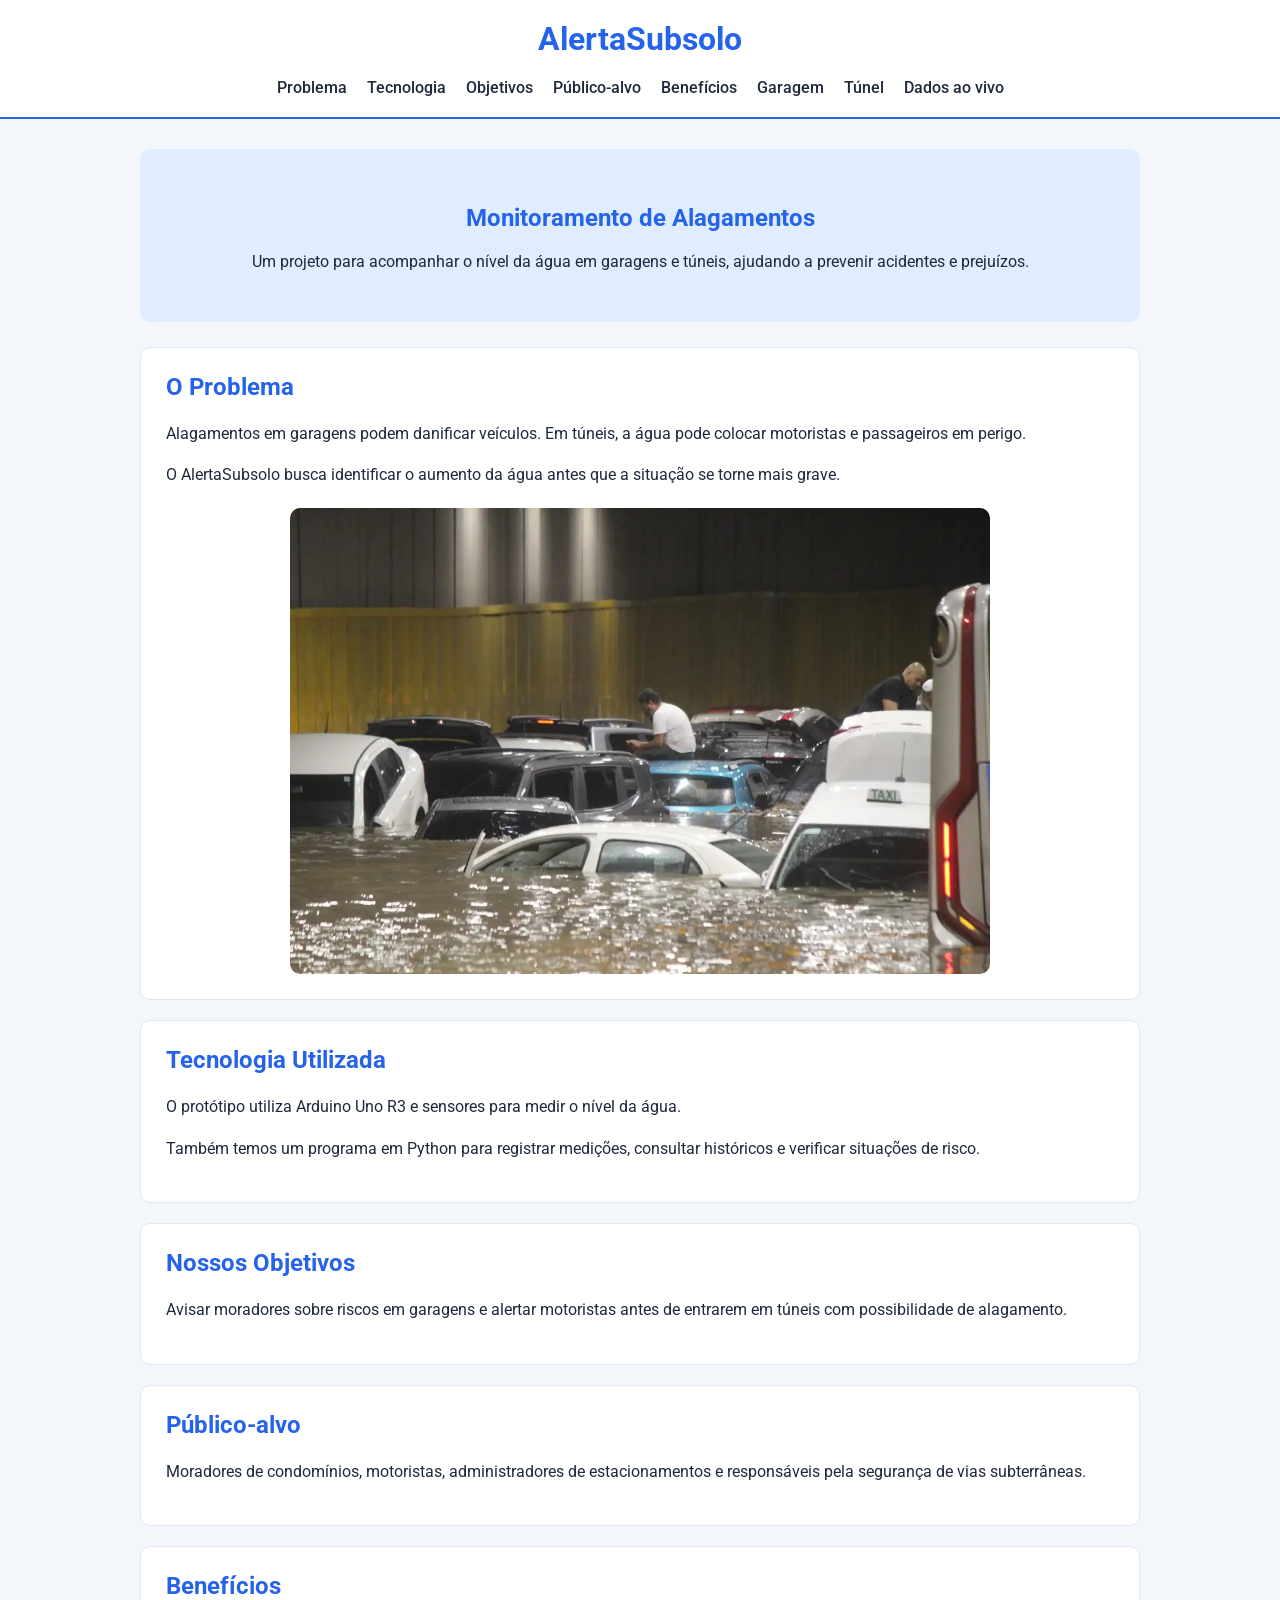
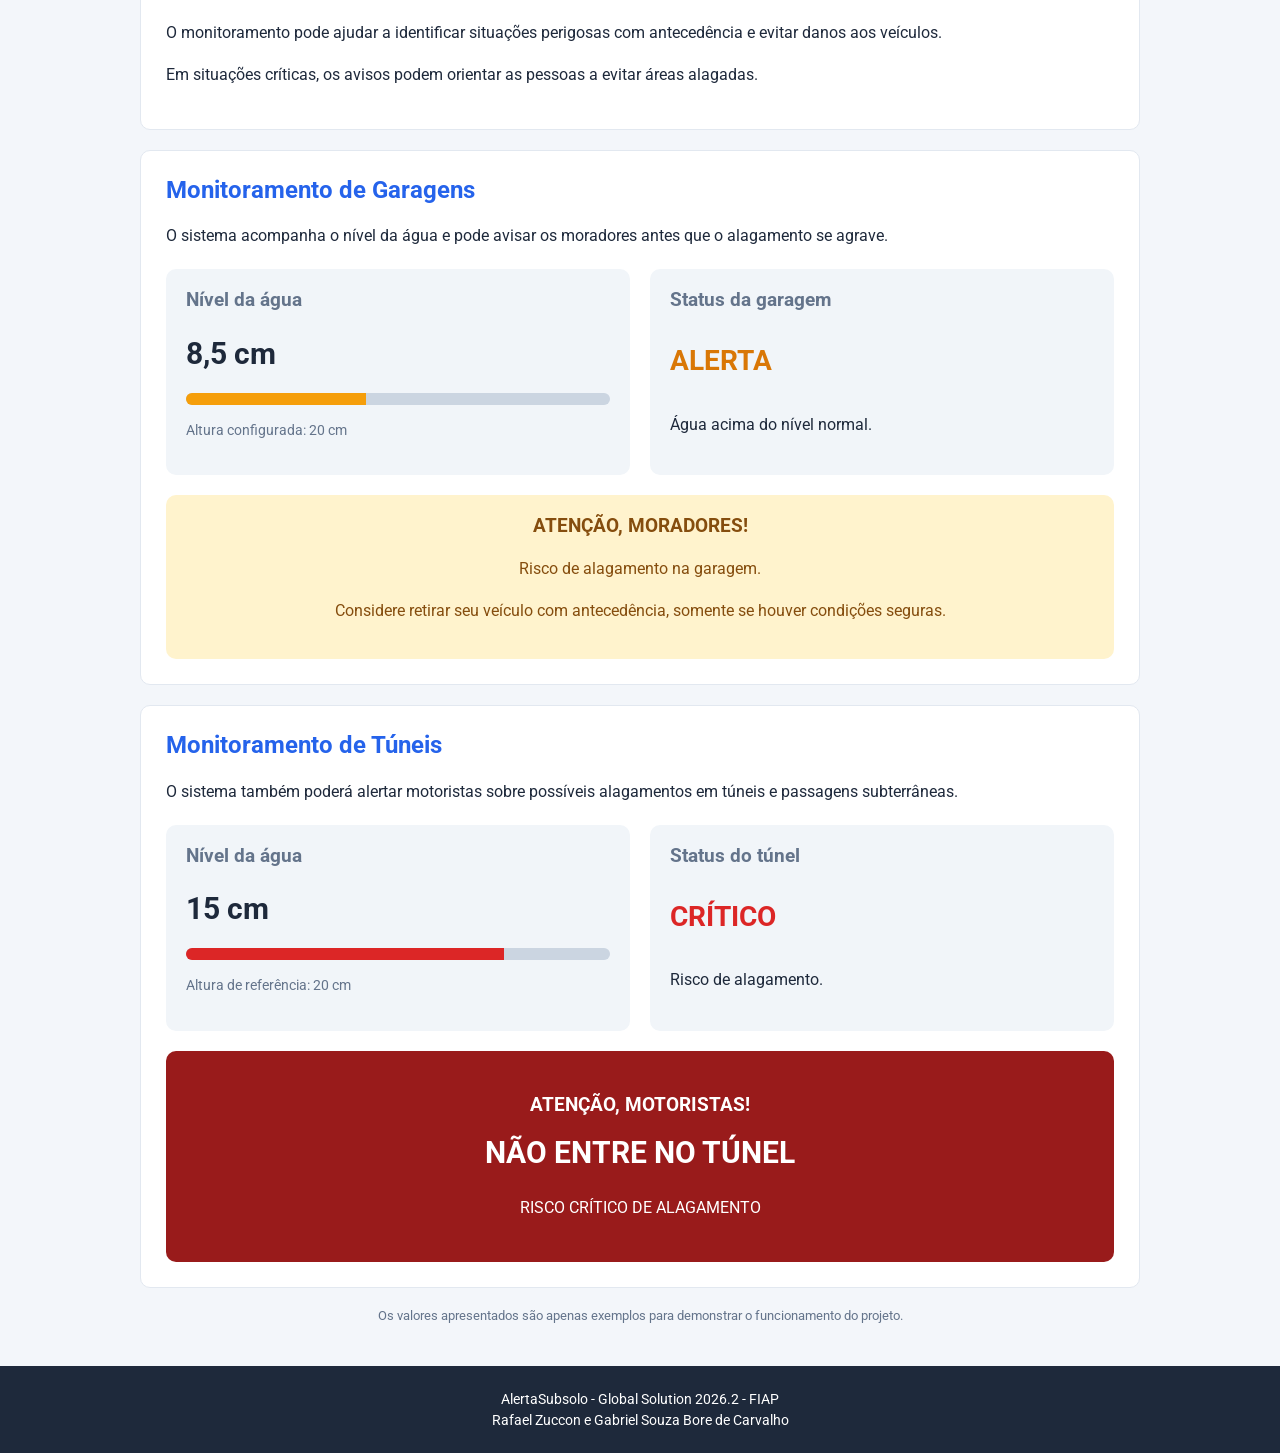
<file: frontend/AlertaSubsolo_site/index.html>
<!DOCTYPE html>
<html lang="pt-br">
<head>
    <meta charset="UTF-8">
    <meta name="viewport" content="width=device-width, initial-scale=1.0">
    <title>AlertaSubsolo</title>

    <link href="https://fonts.googleapis.com/css2?family=Roboto:wght@400;500;700&display=swap" rel="stylesheet">
    <link rel="stylesheet" href="style.css">
</head>

<body>
    <header>
        <h1>AlertaSubsolo</h1>

        <nav>
            <a href="#problema">Problema</a>
            <a href="#tecnologia">Tecnologia</a>
            <a href="#objetivos">Objetivos</a>
            <a href="#publico">Público-alvo</a>
            <a href="#beneficios">Benefícios</a>
            <a href="#garagem">Garagem</a>
            <a href="#tunel">Túnel</a>
            <a href="dados.html">Dados ao vivo</a>
        </nav>
    </header>

    <main>
        <div class="apresentacao">
            <h2>Monitoramento de Alagamentos</h2>
            <p>Um projeto para acompanhar o nível da água em garagens e túneis, ajudando a prevenir acidentes e prejuízos.</p>
        </div>

        <section id="problema">
            <h2>O Problema</h2>
            <p>Alagamentos em garagens podem danificar veículos. Em túneis, a água pode colocar motoristas e passageiros em perigo.</p>
            <p>O AlertaSubsolo busca identificar o aumento da água antes que a situação se torne mais grave.</p>

            <img src="imagens/alagamento.png"
                 alt="Garagem subterrânea alagada"
                 class="imagem-problema">
        </section>

        <section id="tecnologia">
            <h2>Tecnologia Utilizada</h2>
            <p>O protótipo utiliza Arduino Uno R3 e sensores para medir o nível da água.</p>
            <p>Também temos um programa em Python para registrar medições, consultar históricos e verificar situações de risco.</p>
        </section>

        <section id="objetivos">
            <h2>Nossos Objetivos</h2>
            <p>Avisar moradores sobre riscos em garagens e alertar motoristas antes de entrarem em túneis com possibilidade de alagamento.</p>
        </section>

        <section id="publico">
            <h2>Público-alvo</h2>
            <p>Moradores de condomínios, motoristas, administradores de estacionamentos e responsáveis pela segurança de vias subterrâneas.</p>
        </section>

        <section id="beneficios">
            <h2>Benefícios</h2>
            <p>O monitoramento pode ajudar a identificar situações perigosas com antecedência e evitar danos aos veículos.</p>
            <p>Em situações críticas, os avisos podem orientar as pessoas a evitar áreas alagadas.</p>
        </section>

        <section id="garagem">
            <h2>Monitoramento de Garagens</h2>
            <p>O sistema acompanha o nível da água e pode avisar os moradores antes que o alagamento se agrave.</p>

            <div class="indicadores">
                <div class="cartao">
                    <h3>Nível da água</h3>
                    <p class="valor">8,5 cm</p>

                    <div class="barra">
                        <div class="progresso-garagem"></div>
                    </div>

                    <p class="detalhe">Altura configurada: 20 cm</p>
                </div>

                <div class="cartao">
                    <h3>Status da garagem</h3>
                    <p class="alerta">ALERTA</p>
                    <p>Água acima do nível normal.</p>
                </div>
            </div>

            <div class="aviso-garagem">
                <h3>ATENÇÃO, MORADORES!</h3>
                <p>Risco de alagamento na garagem.</p>
                <p>Considere retirar seu veículo com antecedência, somente se houver condições seguras.</p>
            </div>
        </section>

        <section id="tunel">
            <h2>Monitoramento de Túneis</h2>
            <p>O sistema também poderá alertar motoristas sobre possíveis alagamentos em túneis e passagens subterrâneas.</p>

            <div class="indicadores">
                <div class="cartao">
                    <h3>Nível da água</h3>
                    <p class="valor">15 cm</p>

                    <div class="barra">
                        <div class="progresso-tunel"></div>
                    </div>

                    <p class="detalhe">Altura de referência: 20 cm</p>
                </div>

                <div class="cartao">
                    <h3>Status do túnel</h3>
                    <p class="critico">CRÍTICO</p>
                    <p>Risco de alagamento.</p>
                </div>
            </div>

            <div class="aviso-tunel">
                <h3>ATENÇÃO, MOTORISTAS!</h3>
                <h2>NÃO ENTRE NO TÚNEL</h2>
                <p>RISCO CRÍTICO DE ALAGAMENTO</p>
            </div>
        </section>

        <p class="simulacao">
            Os valores apresentados são apenas exemplos para demonstrar o funcionamento do projeto.
        </p>
    </main>

    <footer>
        <p>AlertaSubsolo - Global Solution 2026.2 - FIAP</p>
        <p>Rafael Zuccon e Gabriel Souza Bore de Carvalho</p>
    </footer>
</body>
</html>
</file>
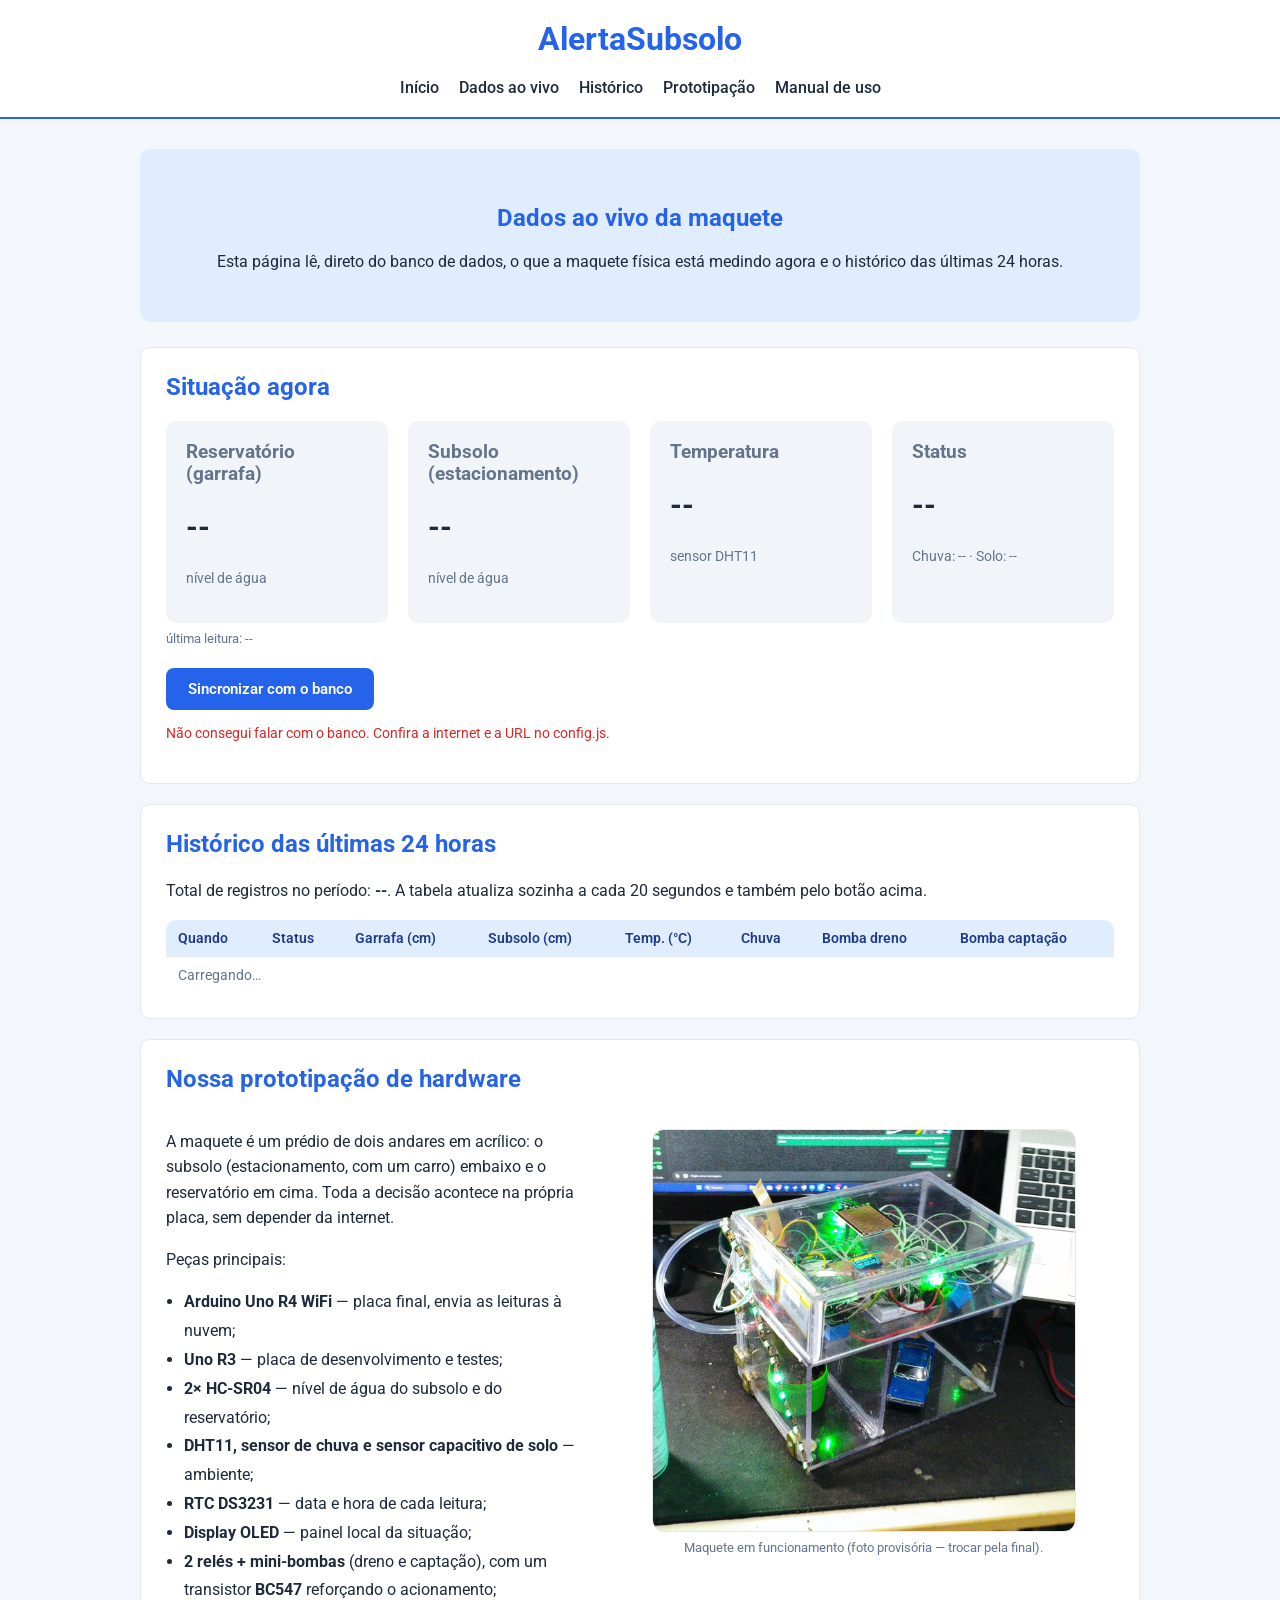
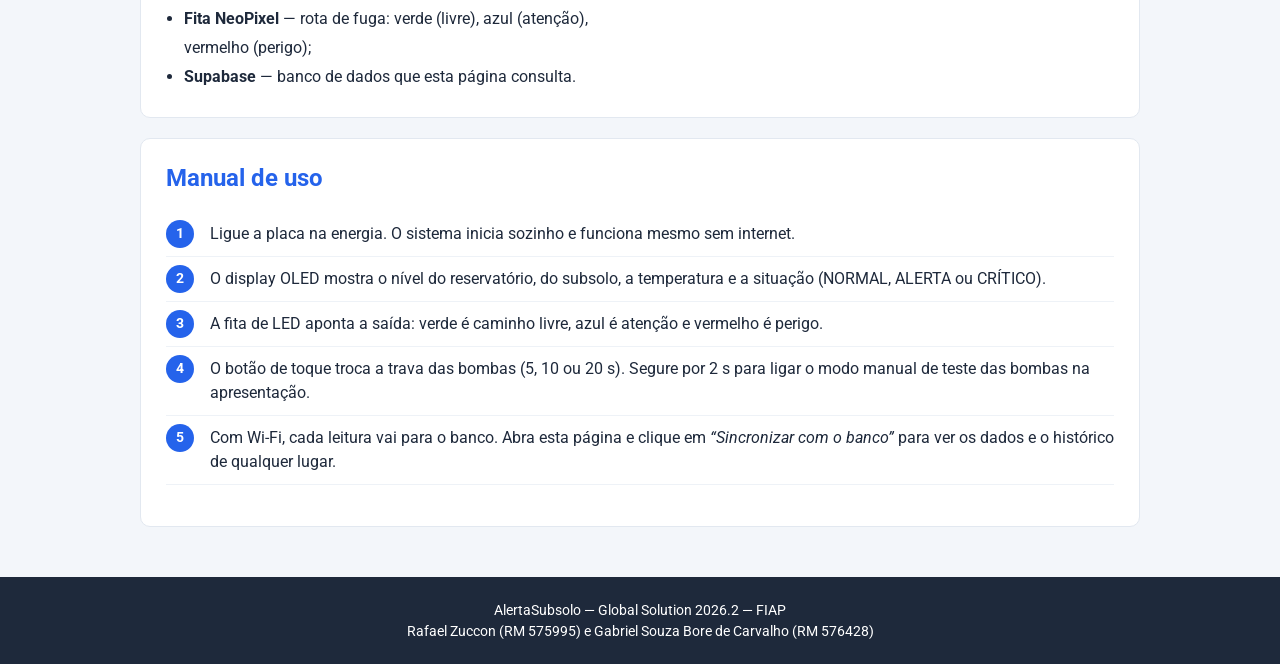
<file: frontend/AlertaSubsolo_site/dados.html>
<!DOCTYPE html>
<html lang="pt-br">
<head>
    <meta charset="UTF-8">
    <meta name="viewport" content="width=device-width, initial-scale=1.0">
    <title>AlertaSubsolo — Dados ao vivo</title>

    <link href="https://fonts.googleapis.com/css2?family=Roboto:wght@400;500;700&display=swap" rel="stylesheet">
    <!-- CSS original do Rafael + acrescimos da nossa parte -->
    <link rel="stylesheet" href="style.css">
    <link rel="stylesheet" href="style_dados.css">
</head>

<body>
    <header>
        <h1>AlertaSubsolo</h1>
        <nav>
            <a href="index.html">Início</a>
            <a href="#ao-vivo">Dados ao vivo</a>
            <a href="#historico">Histórico</a>
            <a href="#hardware">Prototipação</a>
            <a href="#manual">Manual de uso</a>
        </nav>
    </header>

    <main>
        <div class="apresentacao">
            <h2>Dados ao vivo da maquete</h2>
            <p>Esta página lê, direto do banco de dados, o que a maquete física está medindo agora
               e o histórico das últimas 24 horas.</p>
        </div>

        <!-- ============ DADOS AO VIVO ============ -->
        <section id="ao-vivo">
            <h2>Situação agora</h2>

            <div class="indicadores">
                <div class="cartao">
                    <h3>Reservatório (garrafa)</h3>
                    <p class="valor" id="dGarrafa">--</p>
                    <p class="detalhe">nível de água</p>
                </div>
                <div class="cartao">
                    <h3>Subsolo (estacionamento)</h3>
                    <p class="valor" id="dSubsolo">--</p>
                    <p class="detalhe">nível de água</p>
                </div>
                <div class="cartao">
                    <h3>Temperatura</h3>
                    <p class="valor" id="dTemp">--</p>
                    <p class="detalhe">sensor DHT11</p>
                </div>
                <div class="cartao">
                    <h3>Status</h3>
                    <p class="valor" id="dStatus">--</p>
                    <p class="detalhe">Chuva: <span id="dChuva">--</span> · Solo: <span id="dSolo">--</span></p>
                </div>
            </div>

            <p class="dados-quando" id="dQuando">última leitura: --</p>

            <div style="margin-top:18px;">
                <button type="button" id="btnSincronizar" class="botao-dados">Sincronizar com o banco</button>
                <p class="dados-msg" id="dadosMensagem">Clique para buscar os dados mais recentes.</p>
            </div>
        </section>

        <!-- ============ HISTORICO ============ -->
        <section id="historico">
            <h2>Histórico das últimas 24 horas</h2>
            <p>Total de registros no período: <strong id="dTotal">--</strong>. A tabela atualiza
               sozinha a cada 20 segundos e também pelo botão acima.</p>

            <div class="rolagem-dados">
                <table class="dados">
                    <thead>
                        <tr>
                            <th>Quando</th>
                            <th>Status</th>
                            <th>Garrafa (cm)</th>
                            <th>Subsolo (cm)</th>
                            <th>Temp. (°C)</th>
                            <th>Chuva</th>
                            <th>Bomba dreno</th>
                            <th>Bomba captação</th>
                        </tr>
                    </thead>
                    <tbody id="dadosCorpo">
                        <tr><td class="dados-vazio" colspan="8">Carregando…</td></tr>
                    </tbody>
                </table>
            </div>
        </section>

        <!-- ============ PROTOTIPACAO DE HARDWARE ============ -->
        <section id="hardware">
            <h2>Nossa prototipação de hardware</h2>
            <div class="maquete-bloco">
                <div class="maquete-texto">
                    <p>A maquete é um prédio de dois andares em acrílico: o subsolo (estacionamento, com
                       um carro) embaixo e o reservatório em cima. Toda a decisão acontece na própria
                       placa, sem depender da internet.</p>
                    <p>Peças principais:</p>
                    <ul class="lista-pecas">
                        <li><strong>Arduino Uno R4 WiFi</strong> — placa final, envia as leituras à nuvem;</li>
                        <li><strong>Uno R3</strong> — placa de desenvolvimento e testes;</li>
                        <li><strong>2× HC-SR04</strong> — nível de água do subsolo e do reservatório;</li>
                        <li><strong>DHT11, sensor de chuva e sensor capacitivo de solo</strong> — ambiente;</li>
                        <li><strong>RTC DS3231</strong> — data e hora de cada leitura;</li>
                        <li><strong>Display OLED</strong> — painel local da situação;</li>
                        <li><strong>2 relés + mini-bombas</strong> (dreno e captação), com um transistor
                            <strong>BC547</strong> reforçando o acionamento;</li>
                        <li><strong>Fita NeoPixel</strong> — rota de fuga: verde (livre), azul (atenção),
                            vermelho (perigo);</li>
                        <li><strong>Supabase</strong> — banco de dados que esta página consulta.</li>
                    </ul>
                </div>
                <figure class="maquete-foto">
                    <img src="maquete.jpg" alt="Maquete física do AlertaSubsolo em funcionamento">
                    <figcaption>Maquete em funcionamento (foto provisória — trocar pela final).</figcaption>
                </figure>
            </div>
        </section>

        <!-- ============ MANUAL DE USO ============ -->
        <section id="manual">
            <h2>Manual de uso</h2>
            <ol class="manual">
                <li>Ligue a placa na energia. O sistema inicia sozinho e funciona mesmo sem internet.</li>
                <li>O display OLED mostra o nível do reservatório, do subsolo, a temperatura e a situação
                    (NORMAL, ALERTA ou CRÍTICO).</li>
                <li>A fita de LED aponta a saída: verde é caminho livre, azul é atenção e vermelho é perigo.</li>
                <li>O botão de toque troca a trava das bombas (5, 10 ou 20 s). Segure por 2 s para ligar o
                    modo manual de teste das bombas na apresentação.</li>
                <li>Com Wi-Fi, cada leitura vai para o banco. Abra esta página e clique em
                    <em>“Sincronizar com o banco”</em> para ver os dados e o histórico de qualquer lugar.</li>
            </ol>
        </section>
    </main>

    <footer>
        <p>AlertaSubsolo — Global Solution 2026.2 — FIAP</p>
        <p>Rafael Zuccon (RM 575995) e Gabriel Souza Bore de Carvalho (RM 576428)</p>
    </footer>

    <!-- config.js tem a URL e a chave do banco; o javascript_dados.js usa
         o que estiver nele (e tem o projeto alertasubsolo como reserva) -->
    <script src="config.js"></script>
    <script src="javascript_dados.js"></script>
</body>
</html>
</file>
<file: frontend/AlertaSubsolo_site/style.css>
:root {
    --azul: #2563eb;
    --fundo: #f3f6fa;
    --branco: #ffffff;
    --texto: #1e293b;
    --cinza: #64748b;
}

body {
    background-color: var(--fundo);
    color: var(--texto);
    font-family: 'Roboto', sans-serif;
    margin: 0;
}

header {
    background-color: var(--branco);
    padding: 20px;
    text-align: center;
    border-bottom: 2px solid var(--azul);
}

header h1 {
    color: var(--azul);
    margin: 0 0 20px;
}

nav {
    display: flex;
    justify-content: center;
    flex-wrap: wrap;
    gap: 20px;
}

nav a {
    color: var(--texto);
    text-decoration: none;
    font-weight: 500;
}

nav a:hover {
    color: var(--azul);
}

main {
    max-width: 1000px;
    margin: auto;
    padding: 30px 20px;
}

.apresentacao {
    background-color: #e0edff;
    text-align: center;
    padding: 35px 20px;
    border-radius: 10px;
    margin-bottom: 25px;
}

.apresentacao h2 {
    color: var(--azul);
}

section {
    background-color: var(--branco);
    padding: 25px;
    margin-bottom: 20px;
    border: 1px solid #e2e8f0;
    border-radius: 10px;
}

section h2 {
    color: var(--azul);
    margin-top: 0;
}

section p {
    line-height: 1.6;
}

.imagem-problema {
    display: block;
    width: 100%;
    max-width: 700px;
    height: auto;
    margin: 20px auto 0;
    border-radius: 10px;
}

.indicadores {
    display: flex;
    gap: 20px;
    margin-top: 20px;
}

.cartao {
    background-color: #f1f5f9;
    padding: 20px;
    border-radius: 10px;
    flex: 1;
    min-width: 0;
}

.cartao h3 {
    margin-top: 0;
    color: var(--cinza);
}

.valor {
    font-size: 30px;
    font-weight: 700;
    margin: 15px 0;
}

.alerta {
    color: #d97706;
    font-size: 28px;
    font-weight: 700;
}

.critico {
    color: #dc2626;
    font-size: 28px;
    font-weight: 700;
}

.detalhe {
    color: var(--cinza);
    font-size: 14px;
}

.barra {
    background-color: #cbd5e1;
    width: 100%;
    height: 12px;
    border-radius: 10px;
    overflow: hidden;
}

.progresso-garagem {
    background-color: #f59e0b;
    width: 42.5%;
    height: 100%;
}

.progresso-tunel {
    background-color: #dc2626;
    width: 75%;
    height: 100%;
}

.aviso-garagem {
    background-color: #fff3cd;
    color: #854d0e;
    padding: 20px;
    border-radius: 10px;
    text-align: center;
    margin-top: 20px;
}

.aviso-garagem h3 {
    margin-top: 0;
}

.aviso-tunel {
    background-color: #991b1b;
    color: white;
    padding: 25px;
    border-radius: 10px;
    text-align: center;
    margin-top: 20px;
}

.aviso-tunel h2 {
    color: white;
    font-size: 30px;
}

.simulacao {
    color: var(--cinza);
    text-align: center;
    font-size: 13px;
}

footer {
    background-color: var(--texto);
    color: var(--branco);
    text-align: center;
    padding: 20px;
    font-size: 14px;
}

footer p {
    margin: 5px;
}

@media (max-width: 600px) {
    nav {
        gap: 12px;
    }

    main {
        padding: 15px;
    }

    section {
        padding: 20px;
    }

    .indicadores {
        flex-direction: column;
    }

    .aviso-tunel h2 {
        font-size: 24px;
    }
}
</file>
<file: frontend/AlertaSubsolo_site/style_dados.css>
/* ================================================================
   AlertaSubsolo - acrescimos da parte do Gabriel (dados ao vivo).
   Mantem o visual do Rafael: usa as mesmas variaveis (--azul etc.)
   e as mesmas caixas. So acrescenta o que ele ainda nao tinha:
   botao, tabela de historico, foto da maquete e manual.
   ================================================================ */

/* ---- status NORMAL em verde (ALERTA/CRITICO ja existem no style.css) ---- */
.valor.normal-ok { color: #16a34a; font-size: 28px; font-weight: 700; }

/* ---- botao de sincronizar ---- */
.botao-dados {
  background-color: var(--azul);
  color: #fff;
  border: none;
  border-radius: 8px;
  padding: 12px 22px;
  font-size: 15px;
  font-weight: 600;
  cursor: pointer;
  font-family: inherit;
}
.botao-dados:hover { filter: brightness(0.93); }
.botao-dados:disabled { opacity: 0.6; cursor: default; }

.dados-msg { color: var(--cinza); font-size: 14px; margin-top: 12px; }
.dados-msg.ok { color: #16a34a; }
.dados-msg.erro { color: #dc2626; }

.dados-quando { color: var(--cinza); font-size: 13px; margin-top: 6px; }

/* ---- tabela de historico ---- */
.rolagem-dados { max-height: 420px; overflow: auto; margin-top: 16px; border-radius: 10px; }
table.dados {
  width: 100%;
  border-collapse: collapse;
  font-size: 14px;
  background: var(--branco);
}
table.dados th, table.dados td {
  padding: 10px 12px;
  text-align: left;
  white-space: nowrap;
}
table.dados thead th {
  position: sticky; top: 0;
  background: #e0edff;
  color: #1e3a8a;
  font-weight: 600;
}
table.dados tbody tr { border-top: 1px solid #e2e8f0; }
table.dados tbody tr:nth-child(even) { background: #f8fafc; }
.st-ALERTA  { color: #d97706; font-weight: 700; }
.st-CRITICO { color: #dc2626; font-weight: 700; }
.st-NORMAL  { color: #16a34a; font-weight: 700; }
.dados-vazio { text-align: center; color: var(--cinza); padding: 24px; }

/* ---- bloco da prototipacao com a foto da maquete ao lado ---- */
.maquete-bloco { display: flex; gap: 24px; align-items: flex-start; flex-wrap: wrap; }
.maquete-texto { flex: 1; min-width: 260px; }
.maquete-foto {
  flex: 1; min-width: 260px;
  max-width: 460px;
}
.maquete-foto img {
  width: 100%; height: auto;
  border-radius: 12px;
  border: 1px solid #e2e8f0;
  display: block;
}
.maquete-foto figcaption {
  color: var(--cinza); font-size: 13px; text-align: center; margin-top: 8px;
}
.lista-pecas { line-height: 1.8; padding-left: 18px; margin: 0; }

/* ---- manual de uso ---- */
.manual { counter-reset: passo; padding-left: 0; list-style: none; }
.manual li {
  position: relative;
  padding: 10px 0 10px 44px;
  line-height: 1.5;
  border-bottom: 1px solid #eef2f7;
}
.manual li::before {
  counter-increment: passo;
  content: counter(passo);
  position: absolute; left: 0; top: 8px;
  width: 28px; height: 28px;
  background: var(--azul); color: #fff;
  border-radius: 50%;
  display: flex; align-items: center; justify-content: center;
  font-weight: 700; font-size: 14px;
}

@media (max-width: 600px) {
  .maquete-bloco { flex-direction: column; }
  table.dados { font-size: 13px; }
}
</file>
